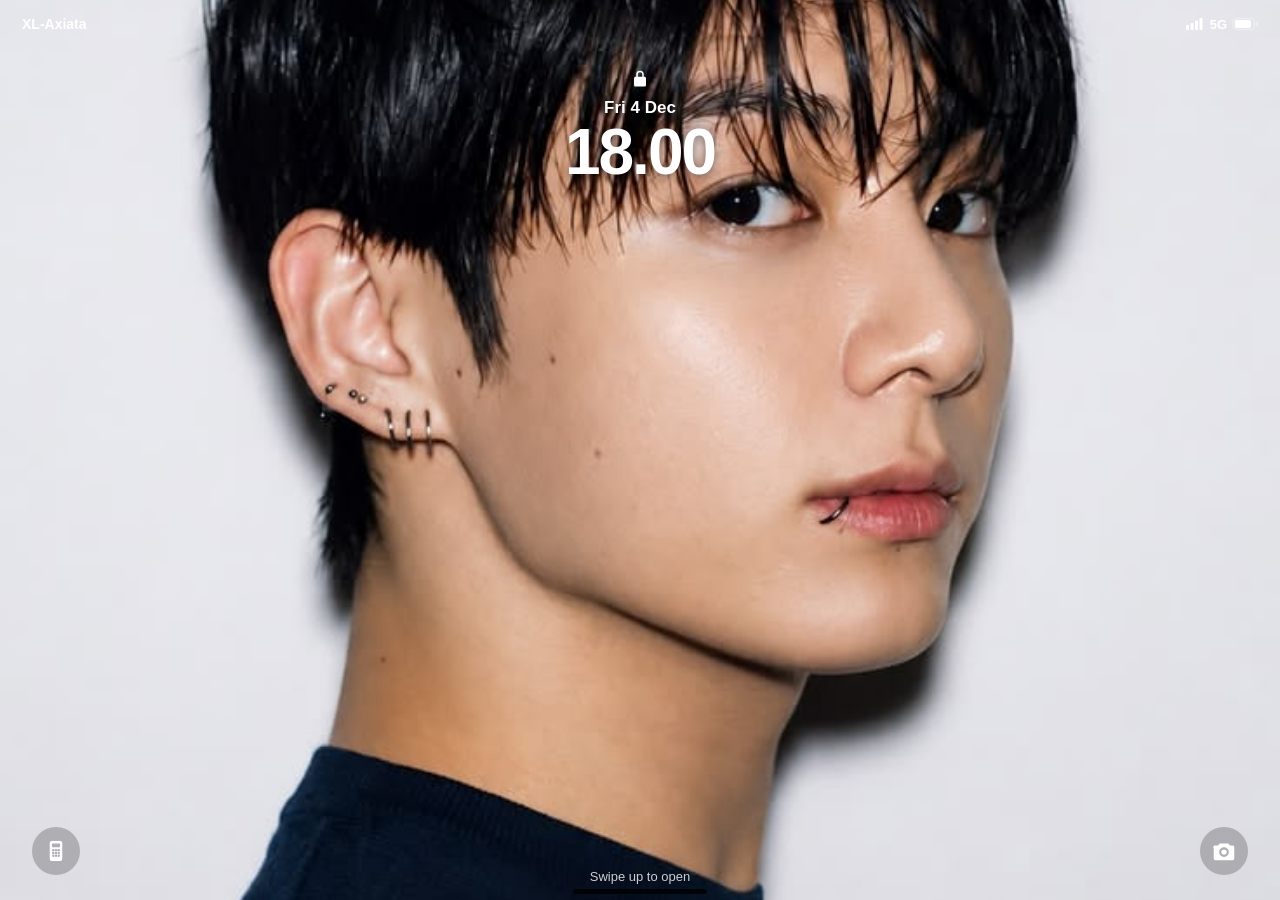
<file: index.html>
<!DOCTYPE html>
<html lang="id">
<head>
<meta charset="UTF-8">
<meta name="viewport" content="width=device-width, initial-scale=1.0, viewport-fit=cover">
<meta name="apple-mobile-web-app-capable" content="yes">
<title>Lock Screen</title>
<style>
    * { margin:0; padding:0; box-sizing:border-box; }
  html, body { height:100%; background:#000; }
  body { font-family:-apple-system, BlinkMacSystemFont, "SF Pro Display", sans-serif; overflow:hidden; }
     .homescreen {
  display: none;
  position: fixed;
  top: 0; left: 0;
  width: 100%; height: 100%;
  z-index: 1;
  background:url('wallhomescreen.jpg') center/cover no-repeat;
}
.lockscreen {
  position:fixed; inset:0; z-index:10;
  background:url('cover%201.jpg') center/cover no-repeat;
  color:#fff; overflow:hidden;
  }
  .statusbar {
    position:absolute; top:0; left:0; right:0;
    display:flex; justify-content:space-between; align-items:center;
    padding:16px 22px 0 22px; font-size:15px; font-weight:600; z-index:10;
    color:#fff;
  }
  .status-left { display:flex; align-items:center; gap:6px; font-size:14px; font-weight:700; }
  .status-icons { display:flex; gap:6px; align-items:center; }

  /* Gembok + Tanggal + Jam di tengah, di atas */
  .center-top {
    position:absolute; top:70px; width:100%;
    display:flex; flex-direction:column; align-items:center; z-index:5;
  }
  .lock-icon svg { width:18px; height:18px; fill:#fff; margin-bottom:6px; }
.date { font-size:17px; font-weight:600; margin-bottom:2px; color:#fff; text-shadow:0 1px 6px rgba(0,0,0,0.5); }
.time {
  font-size:64px; font-weight:700; letter-spacing:-2px; line-height:1;
  color:#fff; text-shadow:0 2px 10px rgba(0,0,0,0.5);
  }

  .bottom-btns {
  position: absolute;
  bottom: 25px;
  left: 0;
  right: 0;
  display: flex;
  justify-content: space-between;
  padding: 0 32px;
  pointer-events: none;
  }
  .btn {
  width: 48px;
  height: 48px;
  border-radius: 50%;
  background: rgba(142,142,147,0.6);
  backdrop-filter: blur(8px);
  display: flex;
  align-items: center;
  justify-content: center;
  pointer-events: auto;
  }
  .btn svg { width:26px; height:26px; }
  .swipe {
    position:absolute; bottom:16px; width:100%; text-align:center;
    font-size:13px; font-weight:500; color:#fff; opacity:0.8; z-index:10;
  }
  .home-bar {
    position:absolute; bottom:6px; left:50%; transform:translateX(-50%);
    width:134px; height:5px; background:#000; border-radius:5px; opacity:0.8; z-index:10;
  }

  .passcode {
    position:absolute; left:0; right:0; bottom:90px;
    text-align:center; display:none; z-index:8;
  }
  .passcode h3 { font-size:17px; margin-bottom:12px; font-weight:600; color:#fff }
  .dots {
  display:flex;
  justify-content:center;
  gap:12px;
  margin-bottom:18px;
} 
  .page-dots .dot {
  width: 7px;
  height: 7px;
  border-radius: 50%;
  background: rgba(255,255,255,0.5);
  display: block;
}
.page-dots .dot.active {
  background: #fff;
}
#dots .dot {
  width:10px;
  height:10px;
  border-radius:50%;
  border:1.5px solid #fff;
    background:rgba(0,0,0,0.35);
}
#dots .dot.filled {
  background:#fff;
}
  .pad {
    display:grid; grid-template-columns:repeat(3, 72px);
    gap:14px; justify-content:center;
  }
  .pad button {
    width:72px; height:72px; border-radius:50%; border:none;
    background:rgba(255,255,255,0.25); backdrop-filter:blur(6px);
    font-size:30px; font-weight:400; color:#fff;
  }
  .pad button:active { background:rgba(255,255,255,0.4); }
   .apps-grid.simple {
  display: grid;
  grid-template-columns: repeat(4, 1fr);
  gap: 22px 10px;
  padding: 60px 16px 0 16px;
}

.app {
  display: flex;
  flex-direction: column;
  align-items: center;
  gap: 4px;
}
.app span {
  color: #fff;
  font-size: 12px;
  text-shadow: 0 1px 3px rgba(0,0,0,0.7);
}

.app-icon, .dock-icon {
  width: 60px; height: 60px;
  border-radius: 15px;
  overflow: hidden;
  background: none;
  box-shadow: 0 2px 6px rgba(0,0,0,0.3);
  padding: 0;
}
.app-icon img, .dock-icon img {
  width: 100%; height: 100%;
  object-fit: cover;
  display: block;
  border-radius: 15px;
}

.dock {
  position: absolute; bottom: 12px; left: 10px; right: 10px;
  height: 78px;
  background: rgba(255,255,255,0.22);
  backdrop-filter: blur(15px);
  border-radius: 26px;
  display: flex; justify-content: space-around; align-items: center;
   z-index: 9999;
   pointer-events: auto;
}
   .page-dots {
  position: absolute;
  bottom: 105px;
  left: 50%;
  transform: translateX(-50%);
  display: flex;
  gap: 8px;
  justify-content: center;
  align-items: center;
  background: rgba(142,142,147,0.3);
  backdrop-filter: blur(8px);
  -webkit-backdrop-filter: blur(8px);
  padding: 6px 12px;
  border-radius: 20px;

}
.dock-icon {
  width: 60px;
  height: 60px;
  border-radius: 15px;
  background: rgba(255,255,255,0.25);
  display: flex;
  align-items: center;
  justify-content: center;
  font-size: 30px;
  backdrop-filter: blur(5px);
   pointer-events: auto;
   cursor: pointer;
}
.dock-icon img {
  width: 100%; height: 100%;
  object-fit: cover;
  display: block;
  border-radius: 15px;
   pointer-events: none;
}
.dock-icon .badge {
  position: absolute;
  top: -6px; right: -8px;
  background: red; color: white;
  font-size: 12px; font-weight: 700;
  min-width: 20px; height: 20px;
  border-radius: 10px;
  display: flex; align-items: center; justify-content: center;
  padding: 0 4px;
  border: 2px solid white;
}
</style>
</head>
<body>
 <div class="homescreen">
  <div class="apps-grid simple">
      <a href="whatsapp.html" class="app" style="text-decoration:none; color:inherit;">
  <div class="app-icon"><img src="whatsapp.png"/></div>
  <span>WhatsApp</span>
</a>
    <div class="app">
      <div class="app-icon"><img src="photos.png"></div>
      <span>Photos</span>
    </div>
    <div class="app">
      <div class="app-icon"><img src="twitter.png"></div>
      <span>X</span>
    </div>
    <div class="app">
      <div class="app-icon"><img src="instagram.png"></div>
      <span>Instagram</span>
    </div>
    <div class="app">
      <div class="app-icon"><img src="kamera.png"></div>
      <span>Camera</span>
    </div>
    <div class="app">
      <div class="app-icon"><img src="netflix.png"></div>
      <span>Netflix</span>
    </div>
     <div class="app">
  <div class="app-icon"><img src="youtube.png"></div>
  <span>YouTube</span>
</div>
     <div class="app">
  <div class="app-icon"><img src="bca.png"></div>
  <span>BCA mobile</span>
</div>
     <div class="page-dots">
  <span class="dot active"></span>
  <span class="dot"></span>
</div>
  </div>

  <div class="dock">
    <div class="dock-icon"><img src="telepon.png"></div>
    <div class="dock-icon"><img src="safari.png"></div>
    <div class="dock-icon"><img src="message.png"></div>
    <div class="dock-icon">
  <button onclick="openAppleMusic()" style="background:none; border:none; padding:0;">
    <img src="appmus.png" style="width:100%;">
  </button>
</div>
</div>
    </div>
<div class="lockscreen" id="lock">
  <div class="statusbar">
    <div class="status-left">
      <span>XL-Axiata</span>
    </div>
    <div class="status-icons">
      <svg width="18" height="12" viewBox="0 0 18 12"><rect x="0" y="7" width="3" height="5" rx="1" fill="white"/><rect x="4.5" y="5" width="3" height="7" rx="1" fill="white"/><rect x="9" y="2.5" width="3" height="9.5" rx="1" fill="white"/><rect x="13.5" y="0" width="3" height="12" rx="1" fill="white"/></svg>
      <span style="font-size:13px; font-weight:700;">5G</span>
      <svg width="25" height="12" viewBox="0 0 25 12"><rect x="0.5" y="0.5" width="21" height="11" rx="3.5" stroke="white" opacity="0.4" fill="none"/><rect x="2" y="2" width="16" height="8" rx="2" fill="white"/><path d="M23 4v4a2 2 0 0 0 2 0V4a2 2 0 0 0-2 0z" fill="white" opacity="0.4"/></svg>
    </div>
  </div>

  <!-- GEMBOK DI ATAS DATE -->
  <div class="center-top">
    <div class="lock-icon">
      <svg viewBox="0 0 24 24"><path d="M12 1a5 5 0 0 0-5 5v3H6a2 2 0 0 0-2 2v9a2 2 0 0 0 2 2h12a2 2 0 0 0 2-2v-9a2 2 0 0 0-2-2h-1V6a5 5 0 0 0-5-5zm-3 8V6a3 3 0 0 1 6 0v3H9z"/></svg>
    </div>
    <div class="date" id="dateText">Thu 22 Oct</div>
    <div class="time" id="bigTime">17.16</div>
  </div>

  <div class="passcode" id="passcodeUI">
  <h3>Enter Passcode</h3>
  <div class="dots" id="dots">
    <div class="dot"></div>
    <div class="dot"></div>
    <div class="dot"></div>
    <div class="dot"></div>
    <div class="dot"></div>
    <div class="dot"></div>
  </div>
  <div class="pad">
    <button onclick="enterDigit(1)">1</button>
<button onclick="enterDigit(2)">2</button>
<button onclick="enterDigit(3)">3</button>
<button onclick="enterDigit(4)">4</button>
<button onclick="enterDigit(5)">5</button>
<button onclick="enterDigit(6)">6</button>
<button onclick="enterDigit(7)">7</button>
<button onclick="enterDigit(8)">8</button>
<button onclick="enterDigit(9)">9</button>
     <button style="background:transparent"></button>
<button onclick="enterDigit(0)">0</button>
    <button style="background:transparent; font-size:22px;" onclick="deleteDigit()">⌫</button>
  </div>
</div>

  <div class="bottom-btns">
    <div class="btn">
      <!-- KALKULATOR -->
     <svg viewBox="0 0 24 24"><mask id="calc"><rect x="6" y="2.5" width="12" height="19" rx="2.5" fill="white"/><rect x="8.2" y="5" width="7.6" height="3.6" rx="1" fill="black"/><circle cx="9.5" cy="11.2" r="1.1" fill="black"/><circle cx="12" cy="11.2" r="1.1" fill="black"/><circle cx="14.5" cy="11.2" r="1.1" fill="black"/><circle cx="9.5" cy="13.8" r="1.1" fill="black"/><circle cx="12" cy="13.8" r="1.1" fill="black"/><circle cx="14.5" cy="13.8" r="1.1" fill="black"/><circle cx="9.5" cy="16.4" r="1.1" fill="black"/><circle cx="12" cy="16.4" r="1.1" fill="black"/><circle cx="14.5" cy="16.4" r="1.1" fill="black"/></mask><rect x="6" y="2.5" width="12" height="19" rx="2.5" fill="white" mask="url(#calc)"/></svg>
    </div>
       <div class="btn">
      <svg viewBox="0 0 24 24" fill="white"><path d="M4 7h2.5l1.5-2h8L17.5 7H20a1.5 1.5 0 0 1 1.5 1.5V19a1.5 1.5 0 0 1-1.5 1.5H4A1.5 1.5 0 0 1 2.5 19V9.5A1.5 1.5 0 0 1 4 7zm8 10.5a4.5 4.5 0 1 0 0-9 4.5 4.5 0 0 0 0 9zm0-2a2.5 2.5 0 1 1 0-5 2.5 2.5 0 0 1 0 5z"/></svg>
    </div>
  </div>

  <div class="swipe" id="swipeText">Swipe up to open</div>
  <div class="home-bar"></div>
</div>
   
<script>
  function updateClock(){
    const now = new Date();
    let h = now.getHours().toString().padStart(2,'0');
    const m = now.getMinutes().toString().padStart(2,'0');
    document.getElementById('bigTime').textContent = h + "." + m;
    const wd = now.toLocaleDateString('en-US', { weekday:'short' });
    const mo = now.toLocaleDateString('en-US', { month:'short' });
    const d = now.getDate();
    document.getElementById('dateText').textContent = `${wd} ${d} ${mo}`;
  }
  updateClock();
  setInterval(updateClock, 1000);

  let code = "";
  const CORRECT_PASS = "199597";

  function showPasscode(){
    document.getElementById('passcodeUI').style.display = 'block';
    document.getElementById('swipeText').style.display = 'none';
  }

  function updateDots(){
    const dots = document.querySelectorAll('#dots .dot');
    dots.forEach((d, i) => {
      d.classList.toggle('filled', i < code.length);
    });
  }

  function enterDigit(d){
    if(code.length < 6){
      code += d;
      updateDots();
      if(code.length === 6) checkPass();
    }
  }

  function deleteDigit(){
    code = code.slice(0, -1);
    updateDots();
  }

  function checkPass(){
  if(code === CORRECT_PASS){
    document.getElementById('lock').style.display = 'none';
    document.querySelector('.homescreen').style.display = 'block';
    code = "";
    updateDots();
  }
  }
function openAppleMusic(){
  window.location.href = 'apple-music.html';
}
  document.getElementById('lock').addEventListener('touchstart', showPasscode);
  document.getElementById('lock').addEventListener('click', showPasscode);
</script>
</body>
</html>
</file>
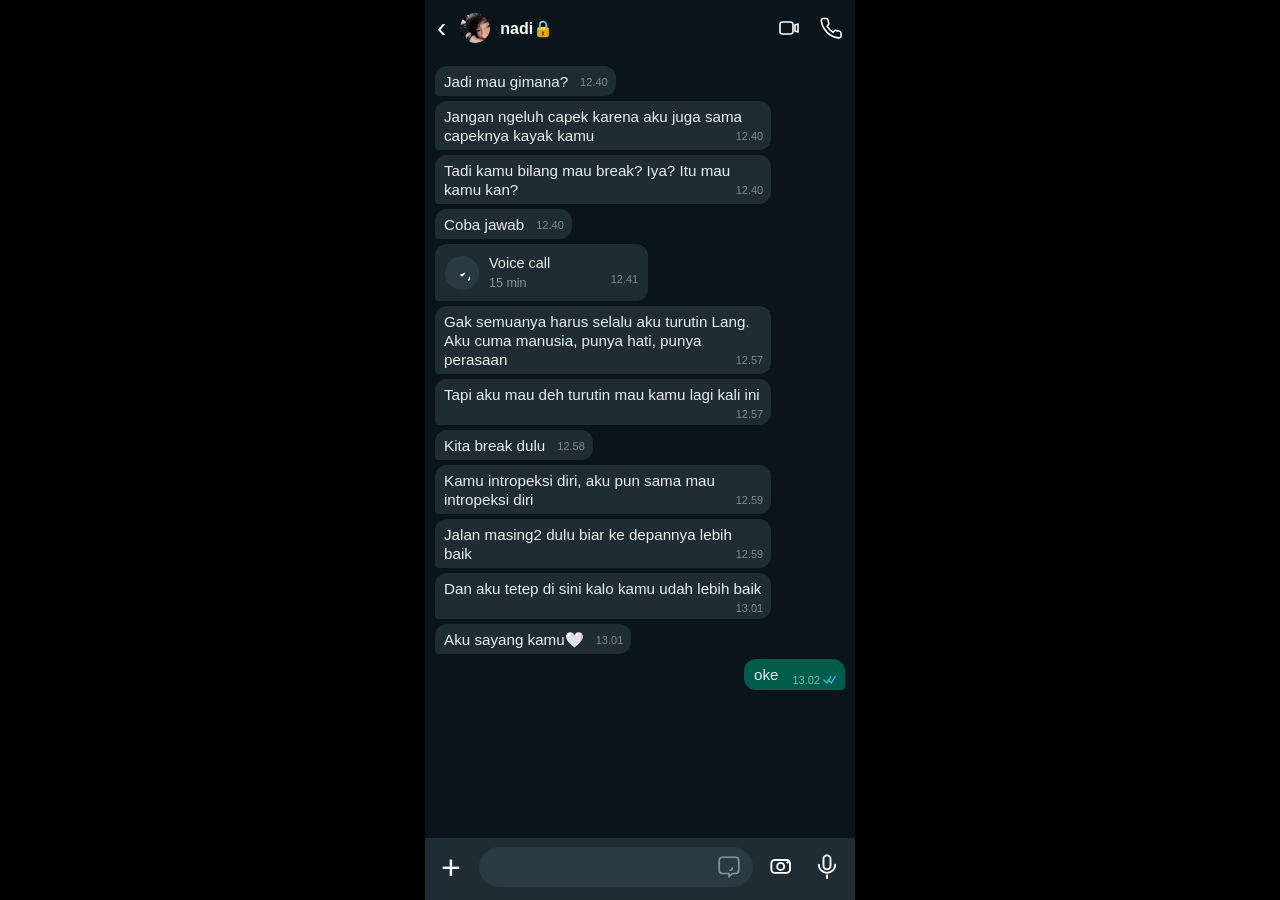
<file: chat-nadi.html>
<!DOCTYPE html>
<html lang="id">
<head>
<meta charset="UTF-8">
<meta name="viewport" content="width=device-width, initial-scale=1.0, maximum-scale=1.0, user-scalable=no">
<title>nadi</title>
<style>
*{margin:0;padding:0;box-sizing:border-box}
body{font-family:-apple-system,BlinkMacSystemFont,'SF Pro Text','Helvetica Neue',sans-serif;background:#000;display:flex;justify-content:center}
.iphone{width:100%;max-width:430px;background:#0b141a;min-height:100vh;min-height:100dvh;display:flex;flex-direction:column;position:relative}
.header{height:56px;background:#0b141a;display:flex;align-items:center;padding:0 12px;gap:10px;flex-shrink:0}
.back{color:#fff;font-size:28px;line-height:1;text-decoration:none;font-weight:300}
.num{color:#fff;font-size:17px;margin-left:2px;font-weight:400}
.pfp{width:30px;height:30px;border-radius:50%;object-fit:cover;margin-left:4px}
.name{color:#fff;font-size:16px;font-weight:600;display:flex;align-items:center;gap:3px}
.header-right{margin-left:auto;display:flex;gap:18px;align-items:center}
.header-right svg{width:24px;height:24px;stroke:#fff;fill:none;stroke-width:1.6;stroke-linecap:round;stroke-linejoin:round}
.chat{flex:1;overflow-y:auto;background:#0b141a;padding:8px 10px 16px 10px;display:flex;flex-direction:column;gap:2px}
.b{max-width:82%;align-self:flex-start;background:#202c33;color:#e9edef;font-size:15.2px;line-height:19px;padding:6px 8px 5px 9px;border-radius:12px 12px 12px 4px;margin:1.5px 0;position:relative;word-wrap:break-word;white-space:pre-wrap}
.b.right{
  align-self:flex-end;
  background:#005c4b;
  border-radius:12px 12px 4px 12px;
  padding:6px 8px 6px 10px;
  width:fit-content;
  max-width:65%;
  display:flex;
  align-items:flex-end;
  gap:6px;
}
.b .txt{white-space:pre-wrap;word-break:break-word}
.b .time{float:right;font-size:11px;color:#8696a0;margin-left:12px;margin-top:5px;line-height:1;opacity:0.9}
.b.right .time{color:#8bc9b9}
.b.voice{display:flex;align-items:center;gap:10px;padding:10px 10px 8px 10px;min-width:52%}
.voice-icon{width:34px;height:34px;background:#2a3942;border-radius:50%;display:flex;align-items:center;justify-content:center;flex-shrink:0}
.voice-icon svg{width:18px;height:18px;stroke:#fff;fill:#fff;stroke-width:1.5}
.voice-col{flex:1;display:flex;flex-direction:column}
.voice-col .v1{color:#e9edef;font-size:14.5px;font-weight:500}
.voice-col .v2{color:#8696a0;font-size:12.5px;margin-top:1px}

/* FOOTER PLEK SS TERAKHIR - NO UNGU */
.footer{
  height:62px;
  background:#202c33;
  display:flex;
  align-items:center;
  gap:16px;
  padding:0 14px 4px 14px;
  flex-shrink:0;
}
.plus{
  color:#fff;
  font-size:34px;
  font-weight:200;
  width:24px;
  text-align:center;
  line-height:1;
}
.input-pill{
  flex:1;
  height:40px;
  background:#2a3942;
  border-radius:22px;
  display:flex;
  align-items:center;
  padding:0 10px;
  border:1px solid #2a3942;
}
.input-pill .icons-right{
  display:flex;
  margin-left:auto;
}
.input-pill svg, .cam-icon, .mic-icon{
  width:26px;
  height:26px;
  stroke:#8696a0;
  fill:none;
  stroke-width:1.6;
  stroke-linecap:round;
  stroke-linejoin:round;
}
.cam-icon, .mic-icon{
  flex-shrink:0;
  width:28px;
  height:28px;
  stroke:#fff;
}
</style>
</head>
<body>
<div class="iphone">
  <div class="header">
    <a href="whatsapp.html" class="back">‹</a>
    <img class="pfp" src="nadi.jpg" onerror="this.src='https://i.pravatar.cc/200?img=5'">
    <span class="name">nadi🔒</span>
    <div class="header-right">
      <svg viewBox="0 0 24 24"><rect x="3" y="6" width="13" height="12" rx="2.5"/><path d="M18 9l3-1v8l-3-1V9z"/></svg>
      <svg viewBox="0 0 24 24"><path d="M22 16.9v3a2 2 0 0 1-2.2 2A19.8 19.8 0 0 1 11.2 19a19.5 19.5 0 0 1-5.7-5.7A19.8 19.8 0 0 1 2.2 4.7 2 2 0 0 1 4.1 2.5h3a2 2 0 0 1 2 1.7c.12.9.33 1.77.62 2.61a2 2 0 0 1-.45 2.11L8 10.2a16 16 0 0 0 6 6l1.3-1.3a2 2 0 0 1 2.1-.45c.84.29 1.71.5 2.61.62A2 2 0 0 1 22 16.9z"/></svg>
    </div>
  </div>
  
  <div class="chat">
    <div class="b"><span class="txt">Jadi mau gimana?</span><span class="time">12.40</span></div>
    <div class="b"><span class="txt">Jangan ngeluh capek karena aku juga sama capeknya kayak kamu</span><span class="time">12.40</span></div>
    <div class="b"><span class="txt">Tadi kamu bilang mau break? Iya? Itu mau kamu kan?</span><span class="time">12.40</span></div>
    <div class="b"><span class="txt">Coba jawab</span><span class="time">12.40</span></div>
    <div class="b voice">
      <div class="voice-icon"><svg viewBox="0 0 24 24"><path d="M22 16.9v3a2 2 0 0 1-2.2 2"/><polyline points="16 12 12 16 10 14"/></svg></div>
      <div class="voice-col"><span class="v1">Voice call</span><span class="v2">15 min</span></div>
      <span class="time" style="float:none;margin-top:12px">12.41</span>
    </div>
    <div class="b"><span class="txt">Gak semuanya harus selalu aku turutin Lang. Aku cuma manusia, punya hati, punya perasaan</span><span class="time">12.57</span></div>
    <div class="b"><span class="txt">Tapi aku mau deh turutin mau kamu lagi kali ini</span><span class="time">12.57</span></div>
    <div class="b"><span class="txt">Kita break dulu</span><span class="time">12.58</span></div>
    <div class="b"><span class="txt">Kamu intropeksi diri, aku pun sama mau intropeksi diri</span><span class="time">12.59</span></div>
    <div class="b"><span class="txt">Jalan masing2 dulu biar ke depannya lebih baik</span><span class="time">12.59</span></div>
    <div class="b"><span class="txt">Dan aku tetep di sini kalo kamu udah lebih baik</span><span class="time">13.01</span></div>
    <div class="b"><span class="txt">Aku sayang kamu🤍</span><span class="time">13.01</span></div>
   <div class="b right">
  <span class="txt">oke</span>
  <span class="time" style="display:flex;align-items:center;gap:3px;float:none;margin:0 0 -2px 8px;white-space:nowrap;">13.02
    <svg viewBox="0 0 16 11" width="14" height="10" style="margin-bottom:1px">
      <path d="M1 5.5 L4.5 9 L9 1.5" stroke="#53bdeb" stroke-width="1.5" fill="none" stroke-linecap="round" stroke-linejoin="round"/>
      <path d="M6 5.5 L9.5 9 L14 1.5" stroke="#53bdeb" stroke-width="1.5" fill="none" stroke-linecap="round" stroke-linejoin="round"/>
    </svg>
  </span>
</div>
  </div>

  <!-- FOOTER FIX - SUDAH BENER -->
  <div class="footer">
    <div class="plus">+</div>
    <div class="input-pill">
      <div class="icons-right">
        <svg viewBox="0 0 24 24"><path d="M6 3h12a3 3 0 0 1 3 3v9a3 3 0 0 1-3 3h-3l-3 3v-3H6a3 3 0 0 1-3-3V6a3 3 0 0 1 3-3z"/><path d="M15 13c0 1-1 2-2 2"/></svg>
      </div>
    </div>
    <svg class="cam-icon" viewBox="0 0 24 24"><rect x="2" y="6" width="16" height="11" rx="3"/><circle cx="10" cy="11.5" r="3"/><circle cx="16" cy="8" r="1" fill="white" stroke="none"/></svg>
    <svg class="mic-icon" viewBox="0 0 24 24"><path d="M12 14a3 3 0 0 0 3-3V5a3 3 0 0 0-6 0v6a3 3 0 0 0 3 3z"/><path d="M19 10a7 7 0 0 1-14 0M12 19v2.5"/></svg>
  </div>
</div>

<script>
let sx=0;document.addEventListener('touchstart',e=>{sx=e.touches[0].clientX},{passive:true});
document.addEventListener('touchend',e=>{if(e.changedTouches[0].clientX-sx>70)location.href='whatsapp.html';},{passive:true});
</script>
</body>
</html>
</file>
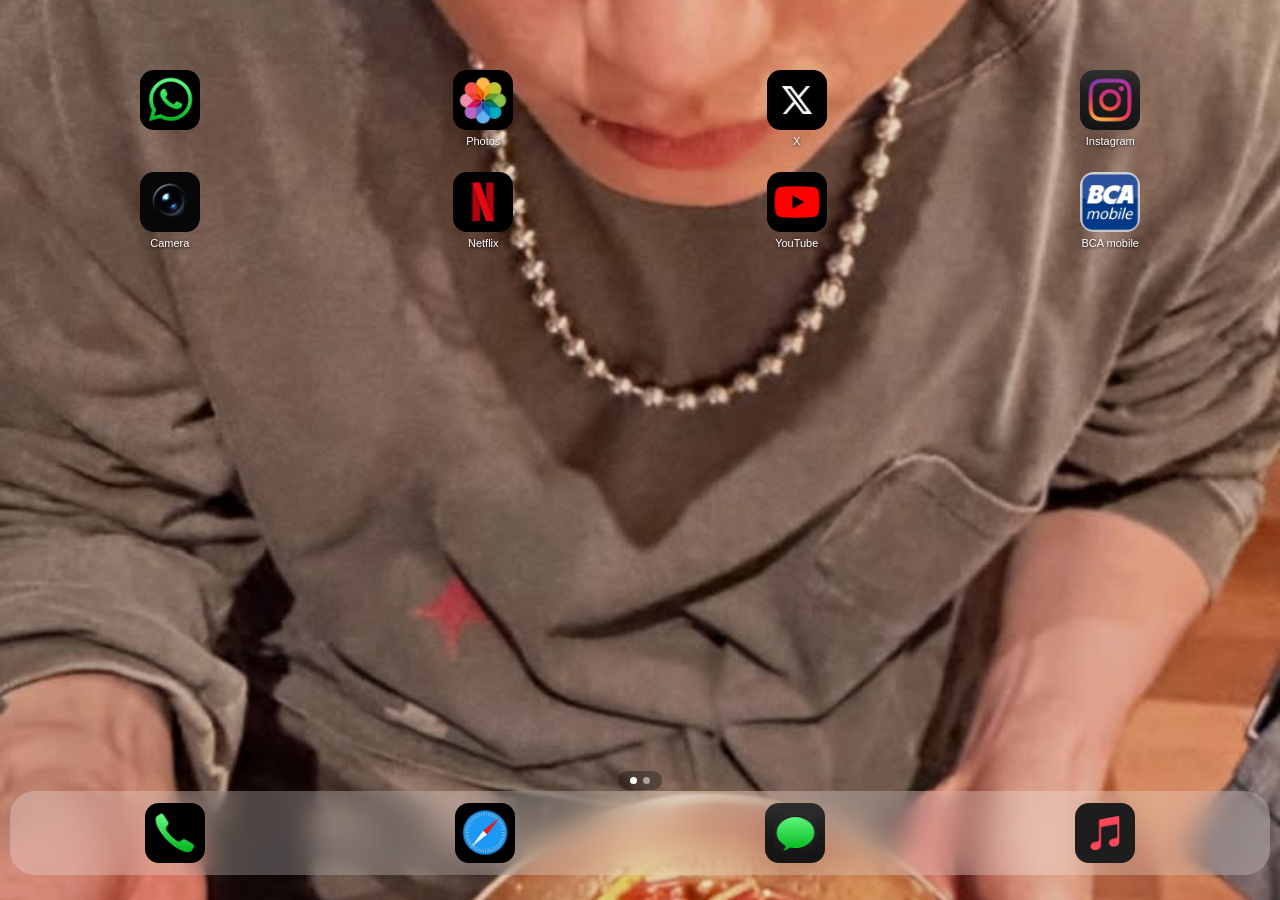
<file: homescreen.html>
<!DOCTYPE html>
<html lang="id">
<head>
<meta charset="UTF-8">
<meta name="viewport" content="width=device-width, initial-scale=1.0">
<title>Home</title>
<style>
  body {
    margin: 0;
    height: 100vh;
    font-family: -apple-system, sans-serif;
    overflow: hidden;
  }
  .wallpaper {
    position: fixed;
    inset: 0;
    width: 100%;
    height: 100%;
    object-fit: cover;
    z-index: -1;
  }
  .grid {
    display: grid;
    grid-template-columns: repeat(4, 1fr);
    gap: 25px 10px;
    padding: 70px 18px 0 18px;
  }
  .app {
    display: flex;
    flex-direction: column;
    align-items: center;
    text-decoration: none;
    color: white;
    font-size: 11px;
    text-shadow: 0 1px 3px rgba(0,0,0,0.9);
  }
  .app img {
    width: 60px;
    height: 60px;
    border-radius: 14px;
    margin-bottom: 5px;
  }
  .dock {
    position: fixed;
    bottom: 25px;
    left: 10px;
    right: 10px;
    background: rgba(255,255,255,0.25);
    backdrop-filter: blur(15px);
    border-radius: 25px;
    display: grid;
    grid-template-columns: repeat(4, 1fr);
    padding: 12px 10px;
  }
  .dock .app img {
    width: 60px;
    height: 60px;
    margin-bottom: 0;
  }
.dock .app img {
  width: 60px;
  height: 60px;
  margin-bottom: 0;
}

.dots {
  position: fixed;
  bottom: 110px;
  left: 50%;
  transform: translateX(-50%);
  background: rgba(0,0,0,0.3);
  backdrop-filter: blur(10px);
  padding: 6px 12px;
  border-radius: 20px;
  display: flex;
  gap: 6px;
  z-index: 10;
}

.dots span {
  width: 7px;
  height: 7px;
  border-radius: 50%;
  background: rgba(255,255,255,0.5);
}

.dots span.active {
  background: white;
}
</style>
</head>
<body>
  <img src="wallhomescreen.jpg" class="wallpaper">

  <div class="grid">
    <a class="app" href="whatsapp.html"><img src="whatsapp.png"></a>
    <a class="app" href="#"><img src="photos.png">Photos</a>
    <a class="app" href="#"><img src="twitter.png">X</a>
    <a class="app" href="#"><img src="instagram.png">Instagram</a>
    <a class="app" href="#"><img src="kamera.png">Camera</a>
    <a class="app" href="#"><img src="netflix.png">Netflix</a>
    <a class="app" href="#"><img src="youtube.png">YouTube</a>
    <a class="app" href="#"><img src="bca.png">BCA mobile</a>
  </div>
  <div class="dots"><span class="active"></span><span></span></div>
  <div class="dock">
    <a class="app" href="#"><img src="telepon.png"></a>
    <a class="app" href="#"><img src="safari.png"></a>
    <a class="app" href="#"><img src="message.png"></a>
    <a class="app" href="apple-music.html"><img src="appmus.png"></a>
  </div>
</body>
</html>
</file>
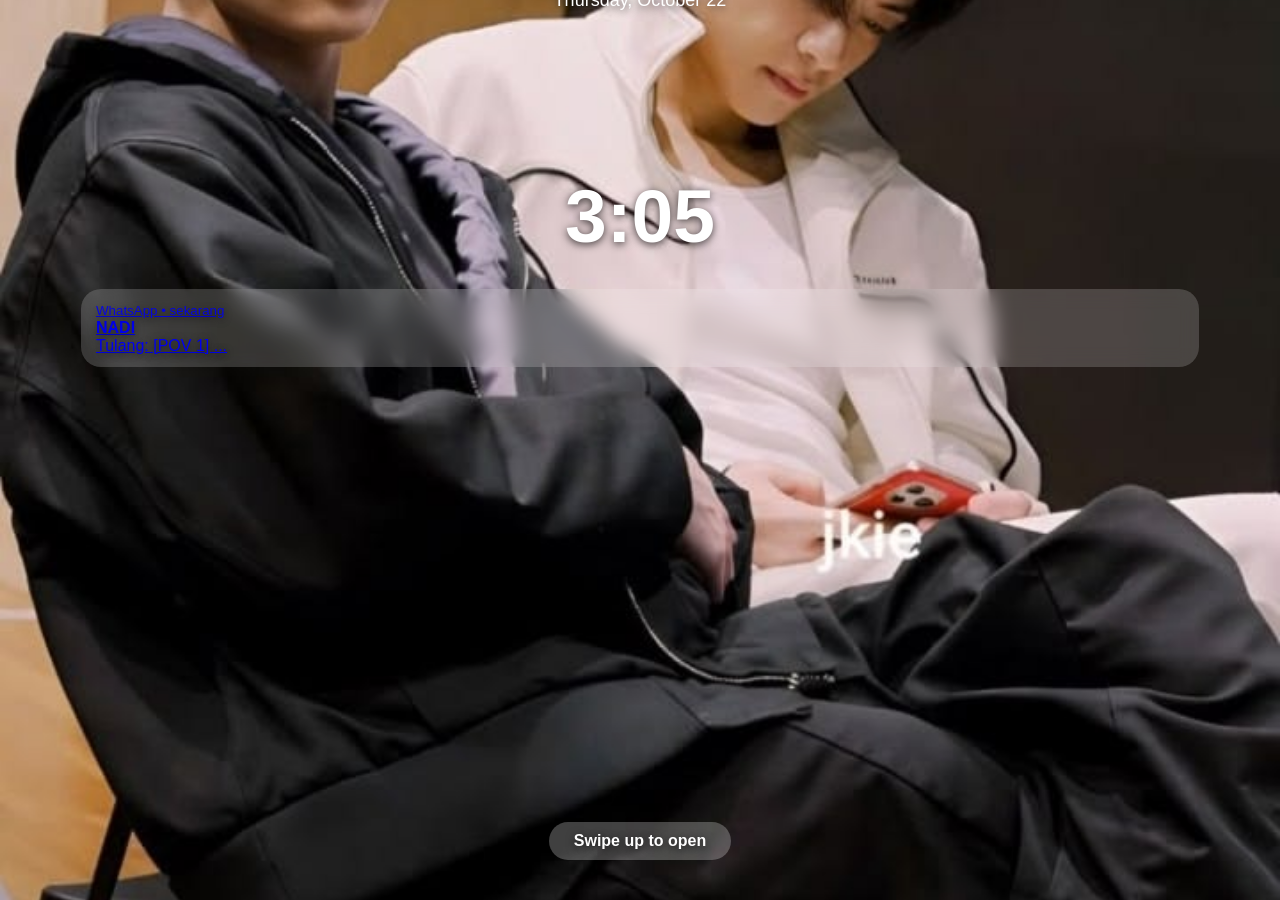
<file: lockscreen.html>
<!DOCTYPE html>
<html>
<head>
<meta name="viewport" content="width=device-width, initial-scale=1">
<style>
body { margin:0; font-family:-apple-system, sans-serif; background: url('cover.jpg') center/cover no-repeat; height:100vh; display:flex; flex-direction:column; align-items:center; color:white; text-shadow:0 2px 8px rgba(0,0,0,0.7); }
.time { margin-top: 18vh; font-size: 75px; font-weight: 700; }
.date { font-size: 18px; margin-top: -10px; }
.notif { margin-top: 30px; background: rgba(255,255,255,0.18); backdrop-filter: blur(10px); padding: 12px 15px; border-radius: 20px; width: 85%; }
.notif small { opacity:0.9; }
.notif b { display:block; font-size:16px; }
.buka { position:absolute; bottom: 40px; background: rgba(255,255,255,0.25); padding: 10px 25px; border-radius: 30px; text-decoration:none; color:white; font-weight:600; }
</style>
</head>
<body>
<div class="date">Thursday, October 22</div>
<div class="time">3:05</div>

<a href="wa-list.html" class="notif">
  <small>WhatsApp • sekarang</small>
  <b>NADI</b>
  Tulang: [POV 1] ...
</a>

<a href="wa-list.html" class="buka">Swipe up to open</a>
</body>
</html>
</file>
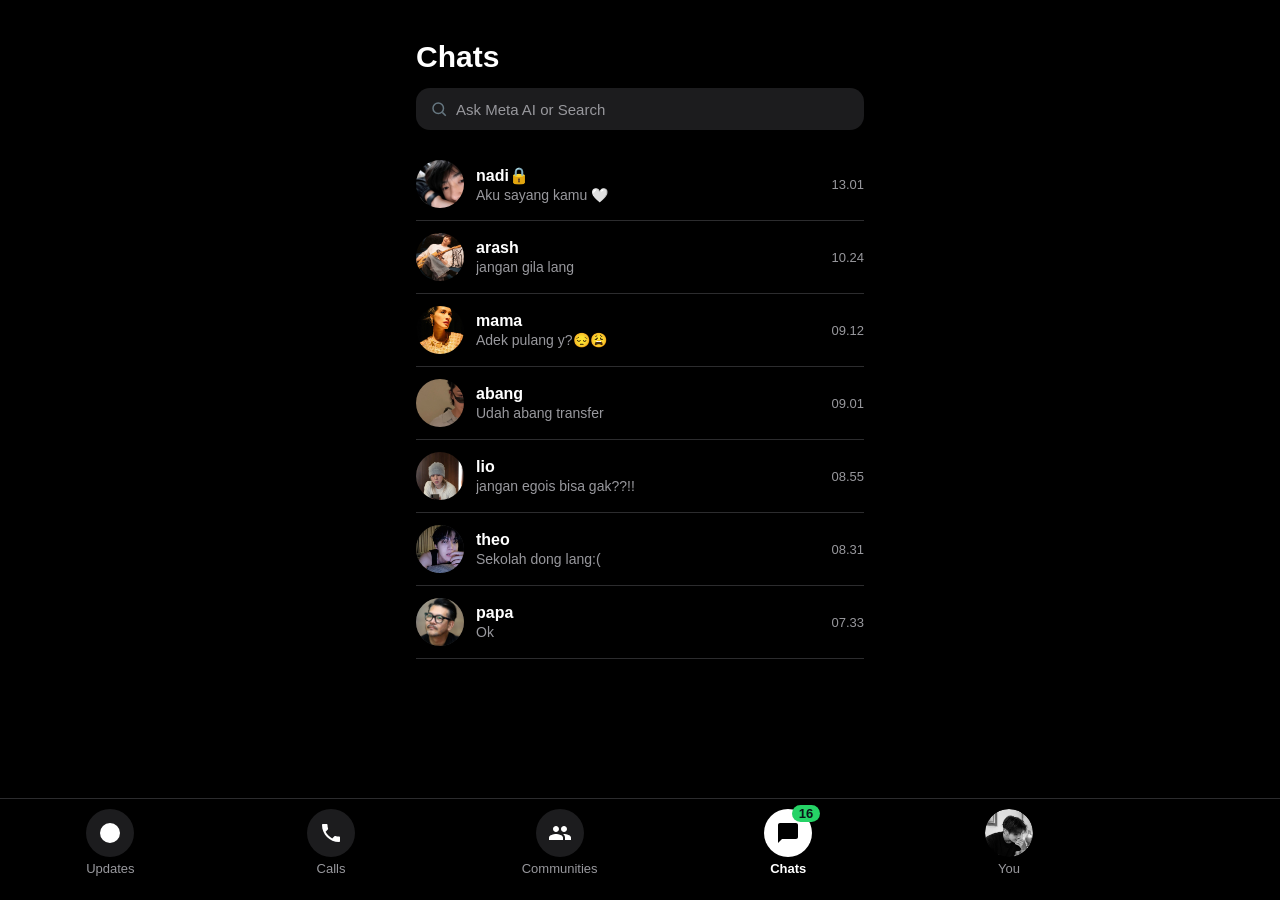
<file: whatsapp.html>
<!DOCTYPE html>
<html lang="id">
<head>
  <meta charset="UTF-8">
  <meta name="viewport" content="width=device-width, initial-scale=1.0">
  <title>WhatsApp</title>
  <link rel="stylesheet" href="whatsapp.css">
</head>
<body>
 <div class="wa-container">
   <div class="wa-container">
  <a href="homescreen.html" class="wa-back">‹</a>

  <h1 class="wa-title">Chats</h1>

  <div class="wa-search">
    <span class="wa-search-icon">
      <svg viewBox="0 0 24 24" width="18" height="18" fill="none" stroke="#667781" stroke-width="2"><circle cx="11" cy="11" r="7"></circle><line x1="16.5" y1="16.5" x2="21" y2="21"></line></svg>
    </span>
    <span>Ask Meta AI or Search</span>
  </div>

  <a href="chat-nadi.html" style="text-decoration:none;display:block">
<div class="wa-chat">
  <img src="nadi.jpg" class="wa-ava">
  <div class="wa-info">
    <b>nadi🔒</b>
    <p>Aku sayang kamu 🤍</p>
  </div>
  <span class="wa-time">13.01</span>
</div>
</a>
<div class="wa-chat">
    <img src="arash.jpg" class="wa-ava">
    <div class="wa-info">
      <b>arash</b>
      <p>jangan gila lang</p>
    </div>
    <span class="wa-time">10.24</span>
  </div>

 <div class="wa-chat">
    <img src="mama.jpg" class="wa-ava">
    <div class="wa-info">
      <b>mama</b>
      <p>Adek pulang y?😔😩</p>
    </div>
    <span class="wa-time">09.12</span>
  </div>

  <div class="wa-chat">
    <img src="abang.jpg" class="wa-ava">
    <div class="wa-info">
      <b>abang</b>
      <p>Udah abang transfer</p>
    </div>
    <span class="wa-time">09.01</span>
  </div>

   <div class="wa-chat">
    <img src="elio.jpg" class="wa-ava">
    <div class="wa-info">
      <b>lio</b>
      <p>jangan egois bisa gak??!!</p>
    </div>
    <span class="wa-time">08.55</span>
  </div>

     <div class="wa-chat">
    <img src="theo.jpg" class="wa-ava">
    <div class="wa-info">
      <b>theo</b>
      <p>Sekolah dong lang:(</p>
    </div>
    <span class="wa-time">08.31</span>
  </div>

     <div class="wa-chat">
    <img src="papa.jpg" class="wa-ava">
    <div class="wa-info">
      <b>papa</b>
      <p>Ok</p>
    </div>
    <span class="wa-time">07.33</span>
  </div>
     
     <div class="wa-dock">
  <a href="#" class="wa-dock-item">
    <div class="wa-dock-icon">
      <svg width="24" height="24" viewBox="0 0 24 24" fill="none" stroke="currentColor" stroke-width="2"><circle cx="12" cy="12" r="9"/><circle cx="12" cy="12" r="3" fill="currentColor" stroke="none"/></svg>
    </div>
    <span>Updates</span>
  </a>
  <a href="#" class="wa-dock-item">
    <div class="wa-dock-icon">
      <svg width="24" height="24" viewBox="0 0 24 24" fill="currentColor"><path d="M6.62 10.79c1.44 2.83 3.76 5.14 6.59 6.59l2.2-2.2c.27-.27.67-.36 1.02-.24 1.12.37 2.33.57 3.57.57.55 0 1 .45 1 1V20c0 .55-.45 1-1 1-9.39 0-17-7.61-17-17 0-.55.45-1 1-1h3.5c.55 0 1 .45 1 1 0 1.25.2 2.45.57 3.57.11.35.03.74-.25 1.02l-2.2 2.2z"/></svg>
    </div>
    <span>Calls</span>
  </a>
  <a href="#" class="wa-dock-item">
    <div class="wa-dock-icon">
      <svg width="24" height="24" viewBox="0 0 24 24" fill="currentColor"><path d="M16 11c1.66 0 2.99-1.34 2.99-3S17.66 5 16 5s-3 1.34-3 3 1.34 3 3 3zm-8 0c1.66 0 2.99-1.34 2.99-3S9.66 5 8 5 5 6.34 5 8s1.34 3 3 3zm0 2c-2.33 0-7 1.17-7 3.5V19h14v-2.5c0-2.33-4.67-3.5-7-3.5zm8 0c-.29 0-.62.02-.97.05 1.16.84 1.97 1.97 1.97 3.45V19h6v-2.5c0-2.33-4.67-3.5-7-3.5z"/></svg>
    </div>
    <span>Communities</span>
  </a>
  <a href="#" class="wa-dock-item active">
    <div class="wa-dock-icon">
      <svg width="24" height="24" viewBox="0 0 24 24" fill="currentColor"><path d="M20 2H4c-1.1 0-2 .9-2 2v18l4-4h14c1.1 0 2-.9 2-2V4c0-1.1-.9-2-2-2z"/></svg>
      <span class="wa-badge">16</span>
    </div>
    <span>Chats</span>
  </a>
<div class="wa-dock-item">
  <div class="wa-dock-icon you-icon">
    <img src="rajatu.jpg" alt="You">
  </div>
  <span>You</span>
</div>
<div class="home-indicator"></div>

<script>
  let startY = 0;
  document.addEventListener('touchstart', function(e) {
    startY = e.changedTouches[0].screenY;
  }, {passive: true});

  document.addEventListener('touchend', function(e) {
    let endY = e.changedTouches[0].screenY;
    // swipe up dari bawah
    if (startY - endY > 50 && startY > window.innerHeight - 120) {
      window.location.href = 'homescreen.html';
    }
  }, {passive: true});
</script>
</body>
</html>
</file>
<file: whatsapp.css>
body { margin: 0; font-family: -apple-system, sans-serif; background: #000; color: #fff; }
.wa-container { max-width: 480px; margin: 0 auto; padding: 20px 16px 90px; }

.wa-title { font-size: 30px; font-weight: 800; margin: 0 0 14px; color: #fff; }

.wa-search { display: flex; align-items: center; gap: 8px; background: #1c1c1e; border-radius: 14px; padding: 12px 14px; color: #98989d; margin-bottom: 18px; font-size: 15px; }
.wa-search-icon { display: flex; }

.wa-chat { display: flex; align-items: center; gap: 12px; padding: 12px 0; border-bottom: 1px solid #2c2c2e; }
.wa-ava, img.wa-ava { width: 48px; height: 48px; border-radius: 50%; background: #2c2c2e; display: flex; align-items: center; justify-content: center; font-weight: 700; object-fit: cover; color: #fff; }
.wa-info { flex: 1; min-width: 0; }
.wa-info b { display: block; font-size: 16px; color: #fff; }
.wa-info p { margin: 2px 0 0; font-size: 14px; color: #98989d; white-space: nowrap; overflow: hidden; text-overflow: ellipsis; }
.wa-time { font-size: 13px; color: #98989d; }

.wa-dock {
  position: fixed;
  bottom: 0;
  left: 0;
  right: 0;
  background: #000;
  border-top: 1px solid #2c2c2e;
  display: flex;
  justify-content: space-around;
  align-items: flex-start;
  padding: 10px 0 24px;
  z-index: 99;
}

.wa-dock-item {
  display: flex;
  flex-direction: column;
  align-items: center;
  gap: 4px;
  text-decoration: none;
  color: #98989d;
  font-size: 13px;
  font-family: -apple-system, BlinkMacSystemFont, "Segoe UI", Roboto, Helvetica, Arial, sans-serif;
  min-width: 60px;
}

.wa-dock-icon {
  width: 48px;
  height: 48px;
  border-radius: 50%;
  background: #1c1c1e;
  display: flex;
  align-items: center;
  justify-content: center;
  font-size: 22px;
  position: relative;
  color: #fff;
}
.wa-dock-icon svg {
  width: 24px;
  height: 24px;
  fill: currentColor;
}
.wa-dock-item.active .wa-dock-icon {
  background: #fff;
  color: #000;
}

.wa-dock-item.active {
  color: #fff;
  font-weight: 700;
}

.wa-badge {
  position: absolute;
  top: -4px;
  right: -8px;
  background: #25D366;
  color: #0b141a;
  font-size: 13px;
  font-weight: 800;
  border-radius: 12px;
  padding: 2px 7px;
  line-height: 1;
}
.wa-container {
  padding-bottom: 110px;
  position: relative;
}
.wa-dock-icon.you-icon {
  background: none;
  padding: 0;
  overflow: hidden;
}
.wa-dock-icon.you-icon img {
  width: 100%;
  height: 100%;
  border-radius: 50%;
  object-fit: cover;
}
.wa-back {
  position: absolute;
  left: 16px;
  top: 8px;
  font-size: 32px;
  color: #25D366;
  text-decoration: none;
  font-weight: 300;
  display: none;
}
</file>
